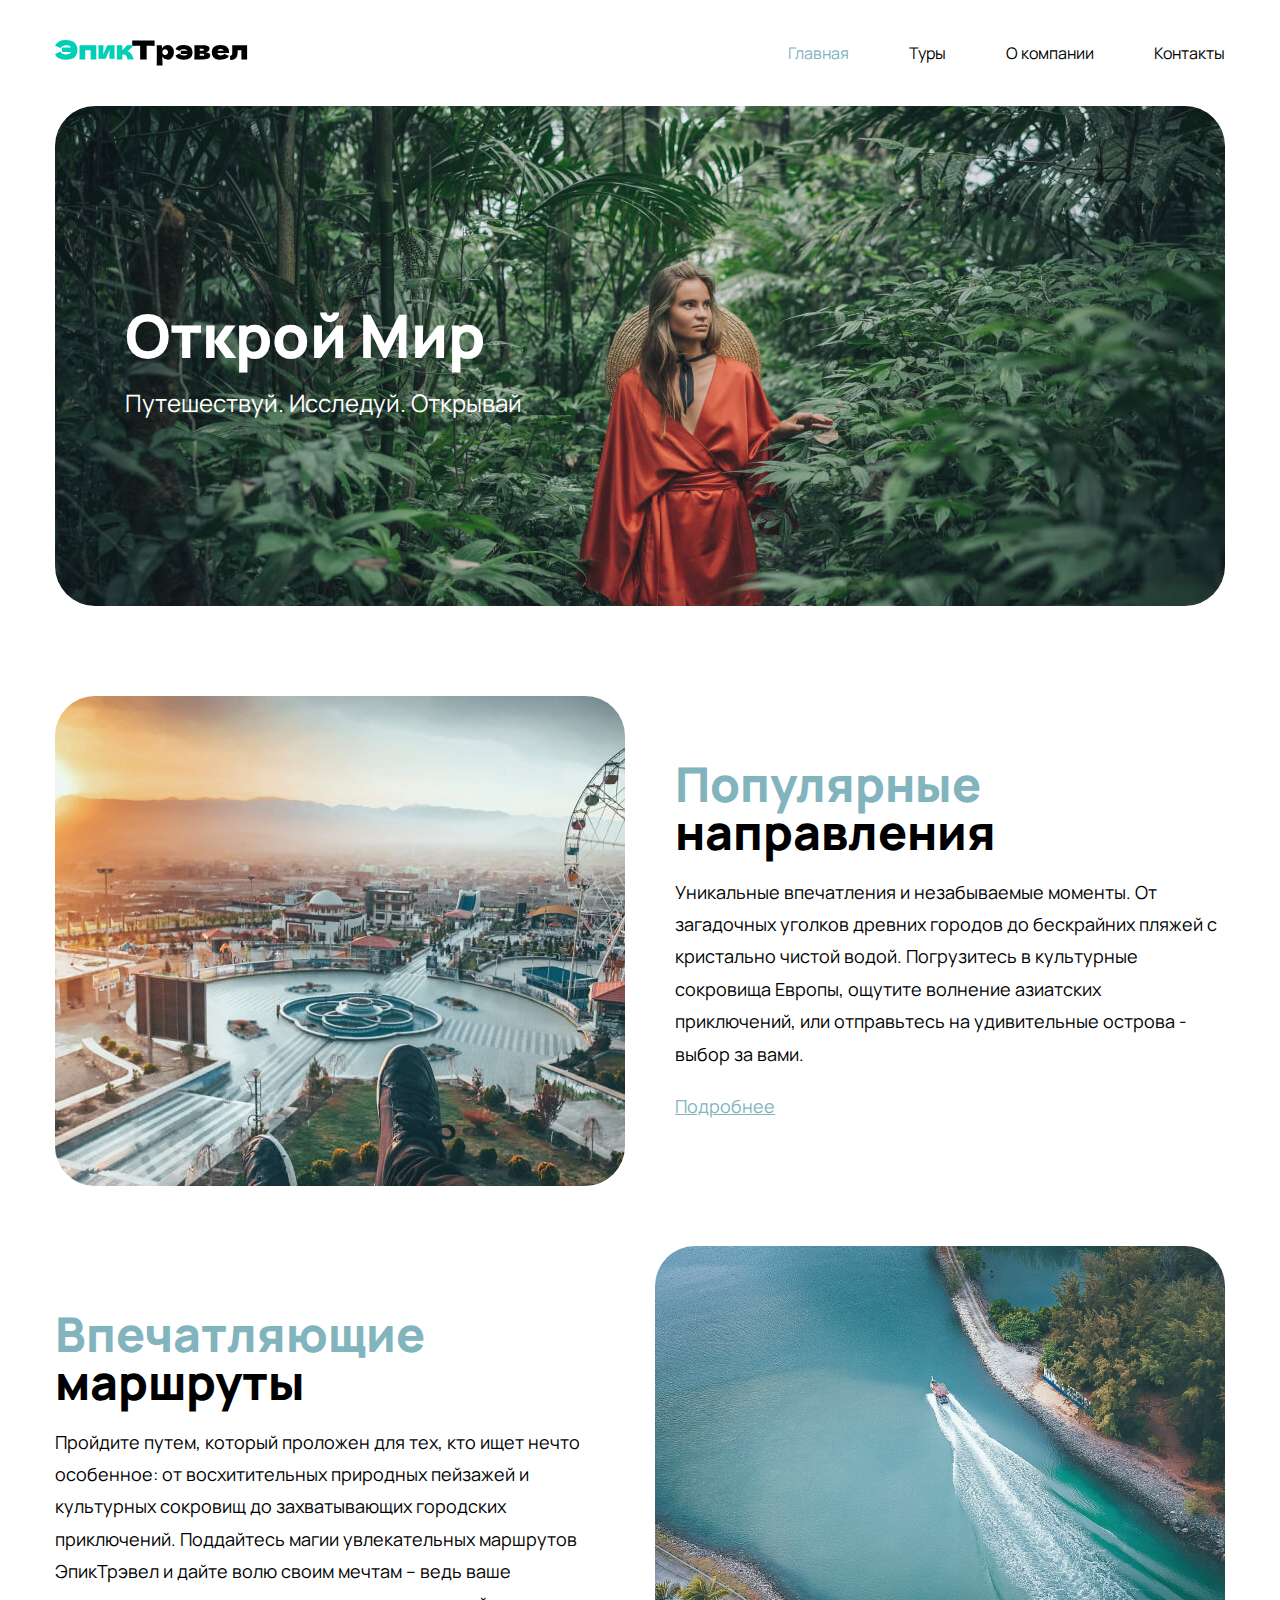
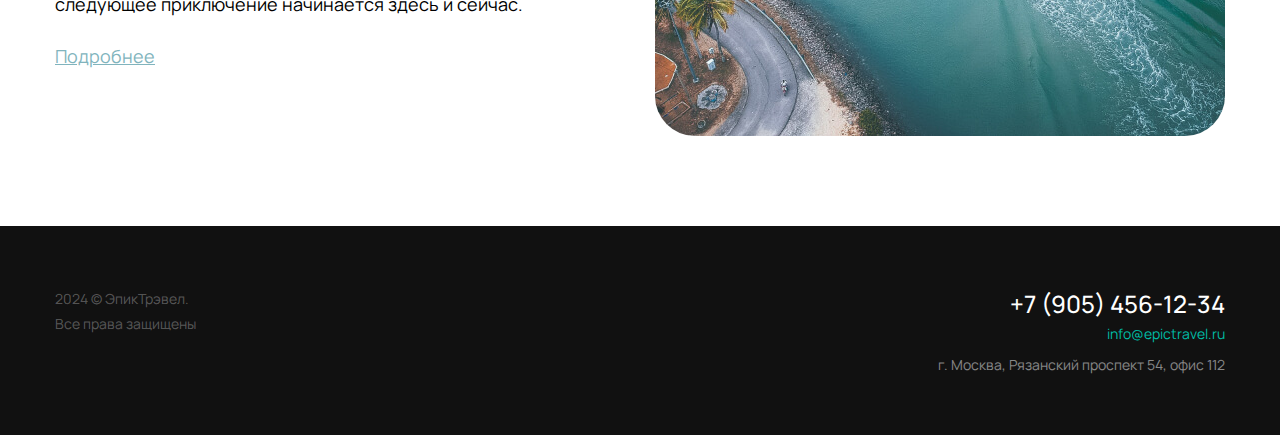
<file: index.html>
<!DOCTYPE html>
<html lang="ru">
<head>
    <meta charset="UTF-8">
    <meta name="viewport" content="width=device-width, initial-scale=1.0">
    <title>ЭпикТрэвел</title>
    <link rel="stylesheet" href="./css/main.css">
    <link rel="stylesheet" href="./css/media-tablet.css">
    <link rel="stylesheet" href="./css/media-mobile.css">
    <link rel="icon" type="image/x-icon" href="./img/favicons/favicon.svg">
    <link rel="apple-touch-icon" sizes="180x180" href="./img/favicons/apple-touch-icon.png">
</head>
<body class="sticky-footer">
    <header class="header" id="header">
        <div class="container">
            <nav class="nav">
                <a href="index.html" class="logo">
                    <img src="./img/logo.svg" alt="">
                </a>
                <ul class="nav-list">
                    <li><a href="index.html" class="active">Главная</a></li>
                    <li><a href="tours.html">Туры</a></li>
                    <li><a href="about.html">О компании</a></li>
                    <li><a href="contacts.html">Контакты</a></li>
                </ul>
                <button class="btn-mobile-nav" id="btn-mobile-nav" type="button">
                    <img src="./img/icons/open-nav-mobile.svg" id="mobile-nav-img" alt="Навигация">
                </button>
            </nav>
        </div>
    </header>

    <section class="mobile-nav" id="mobile-nav">
        <h2 class="visually-hidden">Навигация</h2>
        <ul class="mobile-nav-list">
            <li><a href="index.html">Главная</a></li>
            <li><a href="tours.html">Туры</a></li>
            <li><a href="about.html">О компании</a></li>
            <li><a href="contacts.html">Контакты</a></li>
        </ul>
    </section>

    <main class="main-page">
        <div class="container">
            <section class="promo"> 
                <div class="promo-desc">
                    <h1 class="promo-title">Открой Мир</h1>
                    <p class="promo-text">Путешествуй. Исследуй. Открывай</p>
                </div>
            </section>
            <div class="main-content">
                <section class="content-row">
                    <div class="content-img">
                        <picture>
                            <source srcset="./img/main/img-01-mobile.jpg, ./img/main/img-01-mobile@2x.jpg 2x" media="(max-width: 767px)">
                            <img src="./img/main/img-01.jpg" srcset="./img/main/img-01@2x.jpg 2x" alt="Популярные направления">
                        </picture>
                    </div>    
                    <div class="content-text">
                        <h2 class="section-title"><span>Популярные</span> направления</h2>
                        <p>Уникальные впечатления и незабываемые моменты. От загадочных уголков древних городов до бескрайних пляжей с кристально чистой водой. Погрузитесь в культурные сокровища Европы, ощутите волнение азиатских приключений, или отправьтесь на удивительные острова - выбор за вами.</p>
                        <p><a href="#!">Подробнее</a></p>
                    </div>
                </section>
                <section class="content-row content-row-reverse content-column-on-mobile"> 
                    <div class="content-img">
                        <picture>
                            <source srcset="./img/main/img-02-mobile.jpg, ./img/main/img-02-mobile@2x.jpg 2x" media="(max-width: 767px)">
                            <img src="./img/main/img-02.jpg" srcset="./img/main/img-02@2x.jpg 2x" alt="Впечатляющие маршруты">
                        </picture>
                    </div>   
                    <div class="content-text">
                        <h2 class="section-title"><span>Впечатляющие</span> маршруты</h2>
                        <p>Пройдите путем, который проложен для тех, кто ищет нечто особенное: от восхитительных природных пейзажей и культурных сокровищ до захватывающих городских приключений. Поддайтесь магии увлекательных маршрутов ЭпикТрэвел и дайте волю своим мечтам – ведь ваше следующее приключение начинается здесь и сейчас.</p>
                        <p><a href="#!">Подробнее</a></p>
                    </div>
                   
                </section>
            </div>
        </div>
    </main>
    <footer class="footer">
        <div class="container">
            <div class="footer-row">
                <div class="footer-copyright">
                    <p>2024 © ЭпикТрэвел. <br class="desktop-only">Все права защищены</p>
                </div>
                <address class="footer-contacts">
                    <a href="tel:+79054561234" class="footer-phone">+7 (905) 456-12-34</a><br>
                    <a href="mailto:info@epictravel.ru" class="footer-email">info@epictravel.ru</a><br>
                   <p class="footer-address">г. Москва, Рязанский проспект 54, офис 112</p> 
                </address>
            </div>
        </div>
    </footer>
    <script src="./js/main.js"></script>
</body>
</html>
</file>
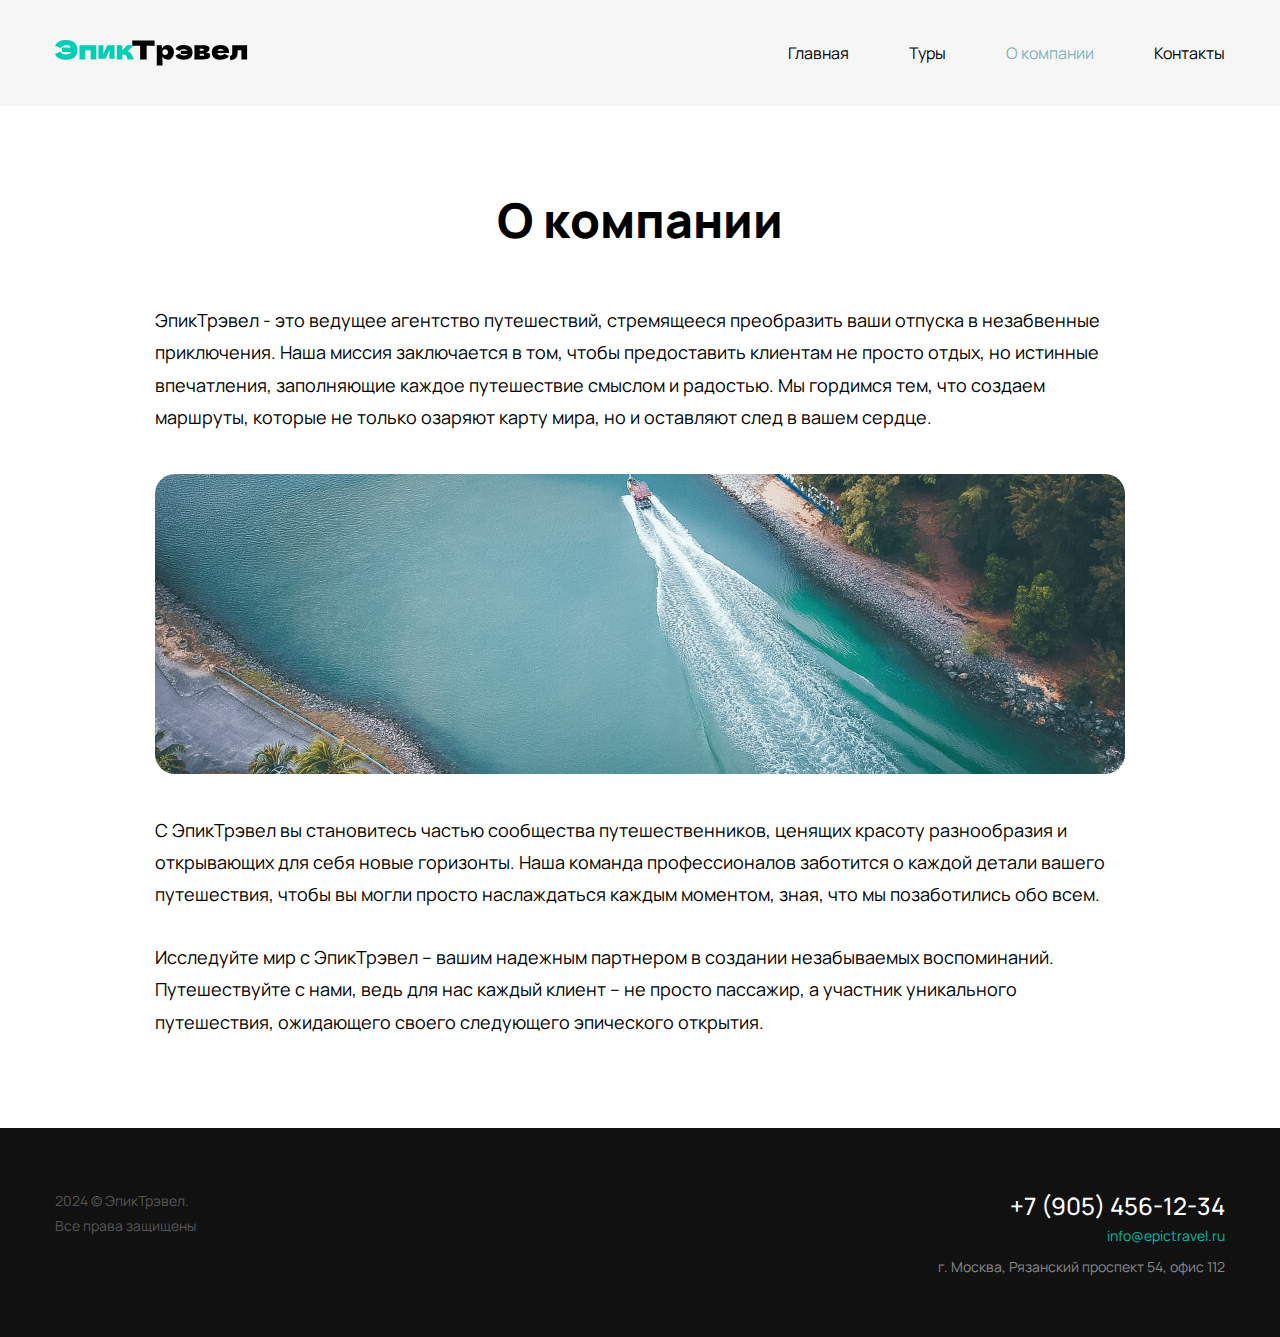
<file: about.html>
<!DOCTYPE html>
<html lang="ru">
<head>
    <meta charset="UTF-8">
    <meta name="viewport" content="width=device-width, initial-scale=1.0">
    <title>О компании</title>
    <link rel="stylesheet" href="./css/main.css">    
    <link rel="stylesheet" href="./css/media-tablet.css">    
    <link rel="stylesheet" href="./css/media-mobile.css">    

    <link rel="icon" type="image/x-icon" href="./img/favicons/favicon.svg">
    <link rel="apple-touch-icon" sizes="180x180" href="./img/favicons/apple-touch-icon.png">
</head>
<body class="sticky-footer">
    <header class="header header-bg" id="header">
        <div class="container">
            <nav class="nav">
                <a href="index.html">
                    <img src="./img/logo.svg" alt="">
                </a>
                <ul class="nav-list">
                    <li><a href="index.html">Главная</a></li>
                    <li><a href="tours.html">Туры</a></li>
                    <li><a href="about.html" class="active">О компании</a></li>
                    <li><a href="contacts.html">Контакты</a></li>
                </ul>
                <button class="btn-mobile-nav" id="btn-mobile-nav" type="button">
                    <img src="./img/icons/open-nav-mobile.svg" id="mobile-nav-img" alt="Навигация">
                </button>
            </nav>
        </div>
    </header>
    <section class="mobile-nav" id="mobile-nav">
        <h2 class="visually-hidden">Навигация</h2>
        <ul class="mobile-nav-list">
            <li><a href="index.html">Главная</a></li>
            <li><a href="tours.html">Туры</a></li>
            <li><a href="about.html">О компании</a></li>
            <li><a href="contacts.html">Контакты</a></li>
        </ul>
    </section>
    <main class="inner-page">
        <div class="container container-small">
            <div class="inner-page-title-wrapper">
                <h1 class="section-title text-center">О компании</h1>
                </div>
                <div class="article-content">
                    <p>ЭпикТрэвел - это ведущее агентство путешествий, стремящееся преобразить ваши отпуска в незабвенные приключения. Наша миссия заключается в том, чтобы предоставить клиентам не просто отдых, но истинные впечатления, заполняющие каждое путешествие смыслом и радостью. Мы гордимся тем, что создаем маршруты, которые не только озаряют карту мира, но и оставляют след в вашем сердце.</p>
                    <div class="article-img">

                        <picture>    
                            <source srcset="./img/about/about-mobile.jpg, ./img/about/about-mobile@2x.jpg 2x" media="(max-width: 767px)">  
                            <source srcset="./img/about/about-tablet.jpg, ./img/about/about-tablet@2x.jpg 2x" media="(max-width: 1199px)">
                            <img src="./img/about/about.jpg" srcset="./img/about/about@2x.jpg 2x" alt="О компании">
                        </picture>
                    </div>
        
                    <p>С ЭпикТрэвел вы становитесь частью сообщества путешественников, ценящих красоту разнообразия и открывающих для себя новые горизонты. Наша команда профессионалов заботится о каждой детали вашего путешествия, чтобы вы могли просто наслаждаться каждым моментом, зная, что мы позаботились обо всем.</p>
                        <p>Исследуйте мир с ЭпикТрэвел – вашим надежным партнером в создании незабываемых воспоминаний. Путешествуйте с нами, ведь для нас каждый клиент – не просто пассажир, а участник уникального путешествия, ожидающего своего следующего эпического открытия.</p>
                    
                </div>
            
            
        </div>
    </main>
    <footer class="footer">
        <div class="container">
            <div class="footer-row">
                <div class="footer-copyright">
                    <p>2024 © ЭпикТрэвел. <br class="desktop-only">Все права защищены</p>
                </div>
                <address class="footer-contacts">
                    <a href="tel:+79054561234" class="footer-phone">+7 (905) 456-12-34</a><br>
                    <a href="mailto:info@epictravel.ru" class="footer-email">info@epictravel.ru</a><br>
                   <p class="footer-address">г. Москва, Рязанский проспект 54, офис 112</p> 
                </address>
            </div>
        </div>
    </footer>
    <script src="./js/main.js"></script>
</body>
</html>
</file>
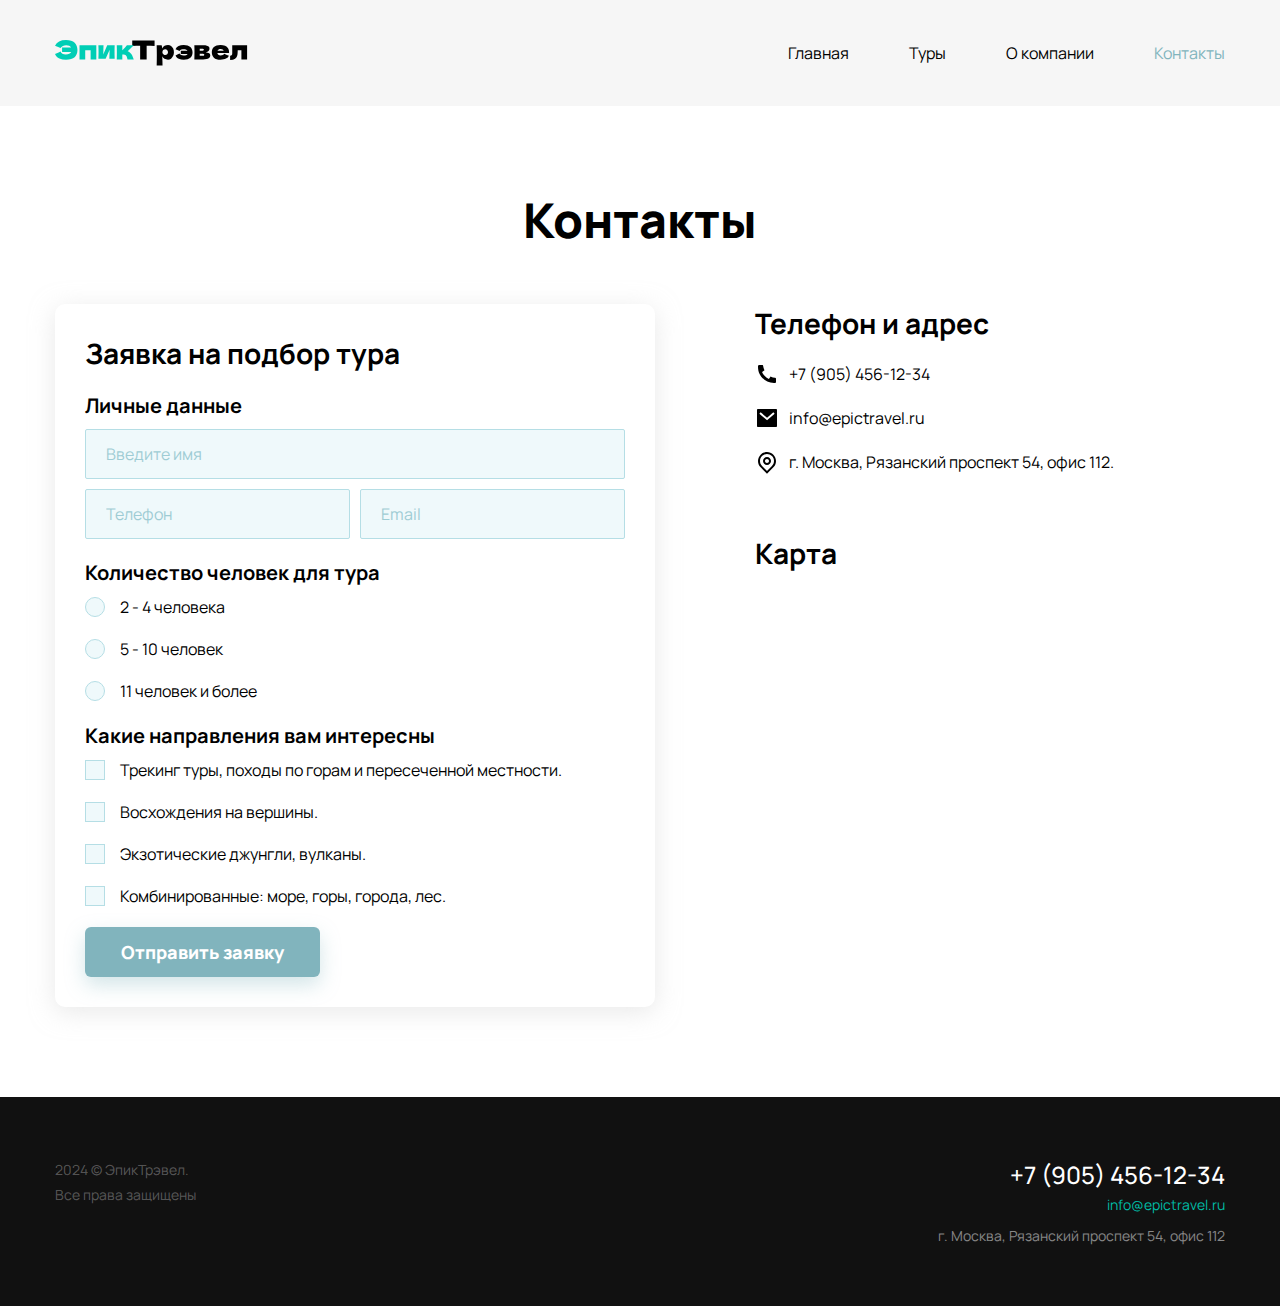
<file: contacts.html>
<!DOCTYPE html>
<html lang="ru">
<head>
    <meta charset="UTF-8">
    <meta name="viewport" content="width=device-width, initial-scale=1.0">
    <title>Контакты</title>
    <link rel="stylesheet" href="./css/main.css">
    <link rel="stylesheet" href="./css/media-tablet.css">
    <link rel="stylesheet" href="./css/media-mobile.css">
    <link rel="icon" type="image/x-icon" href="./img/favicons/favicon.svg">
    <link rel="apple-touch-icon" sizes="180x180" href="./img/favicons/apple-touch-icon.png">
</head>
<body class="sticky-footer">
    <header class="header header-bg" id="header">
        <div class="container">
            <nav class="nav">
                <a href="index.html">
                    <img src="./img/logo.svg" alt="">
                </a>
                <ul class="nav-list">
                    <li><a href="index.html">Главная</a></li>
                    <li><a href="tours.html">Туры</a></li>
                    <li><a href="about.html">О компании</a></li>
                    <li><a href="contacts.html" class="active">Контакты</a></li>
                </ul>
                <button class="btn-mobile-nav" id="btn-mobile-nav" type="button">
                    <img src="./img/icons/open-nav-mobile.svg" id="mobile-nav-img" alt="Навигация">
                </button>
            </nav>
        </div>
    </header>

    <section class="mobile-nav" id="mobile-nav">
        <h2 class="visually-hidden">Навигация</h2>
        <ul class="mobile-nav-list">
            <li><a href="index.html">Главная</a></li>
            <li><a href="tours.html">Туры</a></li>
            <li><a href="about.html">О компании</a></li>
            <li><a href="contacts.html">Контакты</a></li>
        </ul>
    </section>

    <main class="inner-page">
        <div class="container">
            <div class="inner-page-title-wrapper">
                <h1 class="section-title text-center">Контакты</h1>
                </div>
                <div class="contact-columns">
                    <form class="form-wrapper">

                        <h2 class="title-2">Заявка на подбор тура</h2>

                        <section class="form-group">
                            <h3 class="title-3">Личные данные</h3>
                            <div class="inputs-wrapper">
                                <input type="text" class="input" placeholder="Введите имя" name="name">
                                <input type="tel" class="input input-50" placeholder="Телефон" name="phone">
                                <input type="email" class="input input-50" placeholder="Email" name="email">
                            </div>
                        </section>
                        <section class="form-group">
                            <h3 class="title-3">Количество человек для тура</h3>
                            <ul class="radio-list">
                                <li>
                                    <label>
                                        <input type="radio" class="real-radio visually-hidden" name="numbers" value="2-4">
                                        <span class="fake-radio"></span>
                                        2 - 4 человека
                                    </label>
                                </li>
                                <li>     
                                        <label>
                                            <input type="radio" class="real-radio visually-hidden" name="numbers" value="5-10"> 
                                            <span class="fake-radio"></span>
                                            5 - 10 человек
                                        </label>
                                    </li>
                                <li>
                                    <label>
                                        <input type="radio" class="real-radio visually-hidden"  name="numbers" value="11+"> 
                                        <span class="fake-radio"></span>
                                        11 человек и более
                                    </label>
                                </li>
                            </ul>
                        </section>  
                        <section class="form-group">
                            <h3 class="title-3">Какие направления вам интересны</h3>
                            <ul class="checkbox-list">
                                <li>
                                    <label>
                                        <input type="checkbox" class="real-checkbox visually-hidden" name="tracking"> 
                                        <span class="fake-checkbox"></span>
                                        Трекинг туры, походы по горам и пересеченной местности.
                                    </label>
                                </li>
                                <li>     
                                        <label>
                                            <input type="checkbox" class="real-checkbox visually-hidden" name="mounstance"> 
                                            <span class="fake-checkbox"></span>
                                            Восхождения на вершины.
                                        </label>
                                    </li>
                                <li>
                                    <label>
                                        <input type="checkbox" class="real-checkbox visually-hidden" name="exotic"> 
                                        <span class="fake-checkbox"></span>
                                        Экзотические джунгли, вулканы.
                                    </label>
                                </li>
                                <li>
                                    <label>
                                        <input type="checkbox" class="real-checkbox visually-hidden" name="combi"> 
                                        <span class="fake-checkbox"></span>
                                        Комбинированные: море, горы, города, лес.
                                    </label>
                                </li>
                            </ul>
                        </section>  
                        <button class="submit-btn" type="submit">Отправить заявку</button>
                    </form>
                
                    <section class="address-wrapper">
                        <div class="address-item">
                            <h2 class="title-2">Телефон и адрес</h2>
                        <ul class="address-list">
                            <li>  <img src="./img/icons/phone.svg" alt="Телефон"> +7 (905) 456-12-34 </li>
                            <li>  <img src="./img/icons/mail.svg" alt="Email"> info@epictravel.ru </li>
                            <li>  <img src="./img/icons/map.svg" alt="Адрес"> г. Москва, Рязанский проспект 54, офис 112. </li>
                        </ul>
                        </div>
                        <div class="address-list">
                            <h2 class="title-2">Карта</h2>
                            <!-- <img src="./img/contacts/map.jpg" srcset="./img/contacts/map@2x.jpg 2x" alt="Карта"> -->
                            <iframe class="yandex-map" src="https://yandex.ru/map-widget/v1/?um=constructor%3A26fb17b738345278d2d6cdc2ff02a9f98f2435c9a9b81491755d74bc6ce51bd3&amp;source=constructor" style="border:none"></iframe>
                        </div>
                        
                    </section>
                </div>
        </div>
    </main>
    <footer class="footer">
        <div class="container">
            <div class="footer-row">
                <div class="footer-copyright">
                    <p>2024 © ЭпикТрэвел. <br class="desktop-only">Все права защищены</p>
                </div>
                <address class="footer-contacts">
                    <a href="tel:+79054561234" class="footer-phone">+7 (905) 456-12-34</a><br>
                    <a href="mailto:info@epictravel.ru" class="footer-email">info@epictravel.ru</a><br>
                   <p class="footer-address">г. Москва, Рязанский проспект 54, офис 112</p> 
                </address>
            </div>
        </div>
    </footer>
    <script src="./js/main.js"></script>
</body>
</html>
</file>
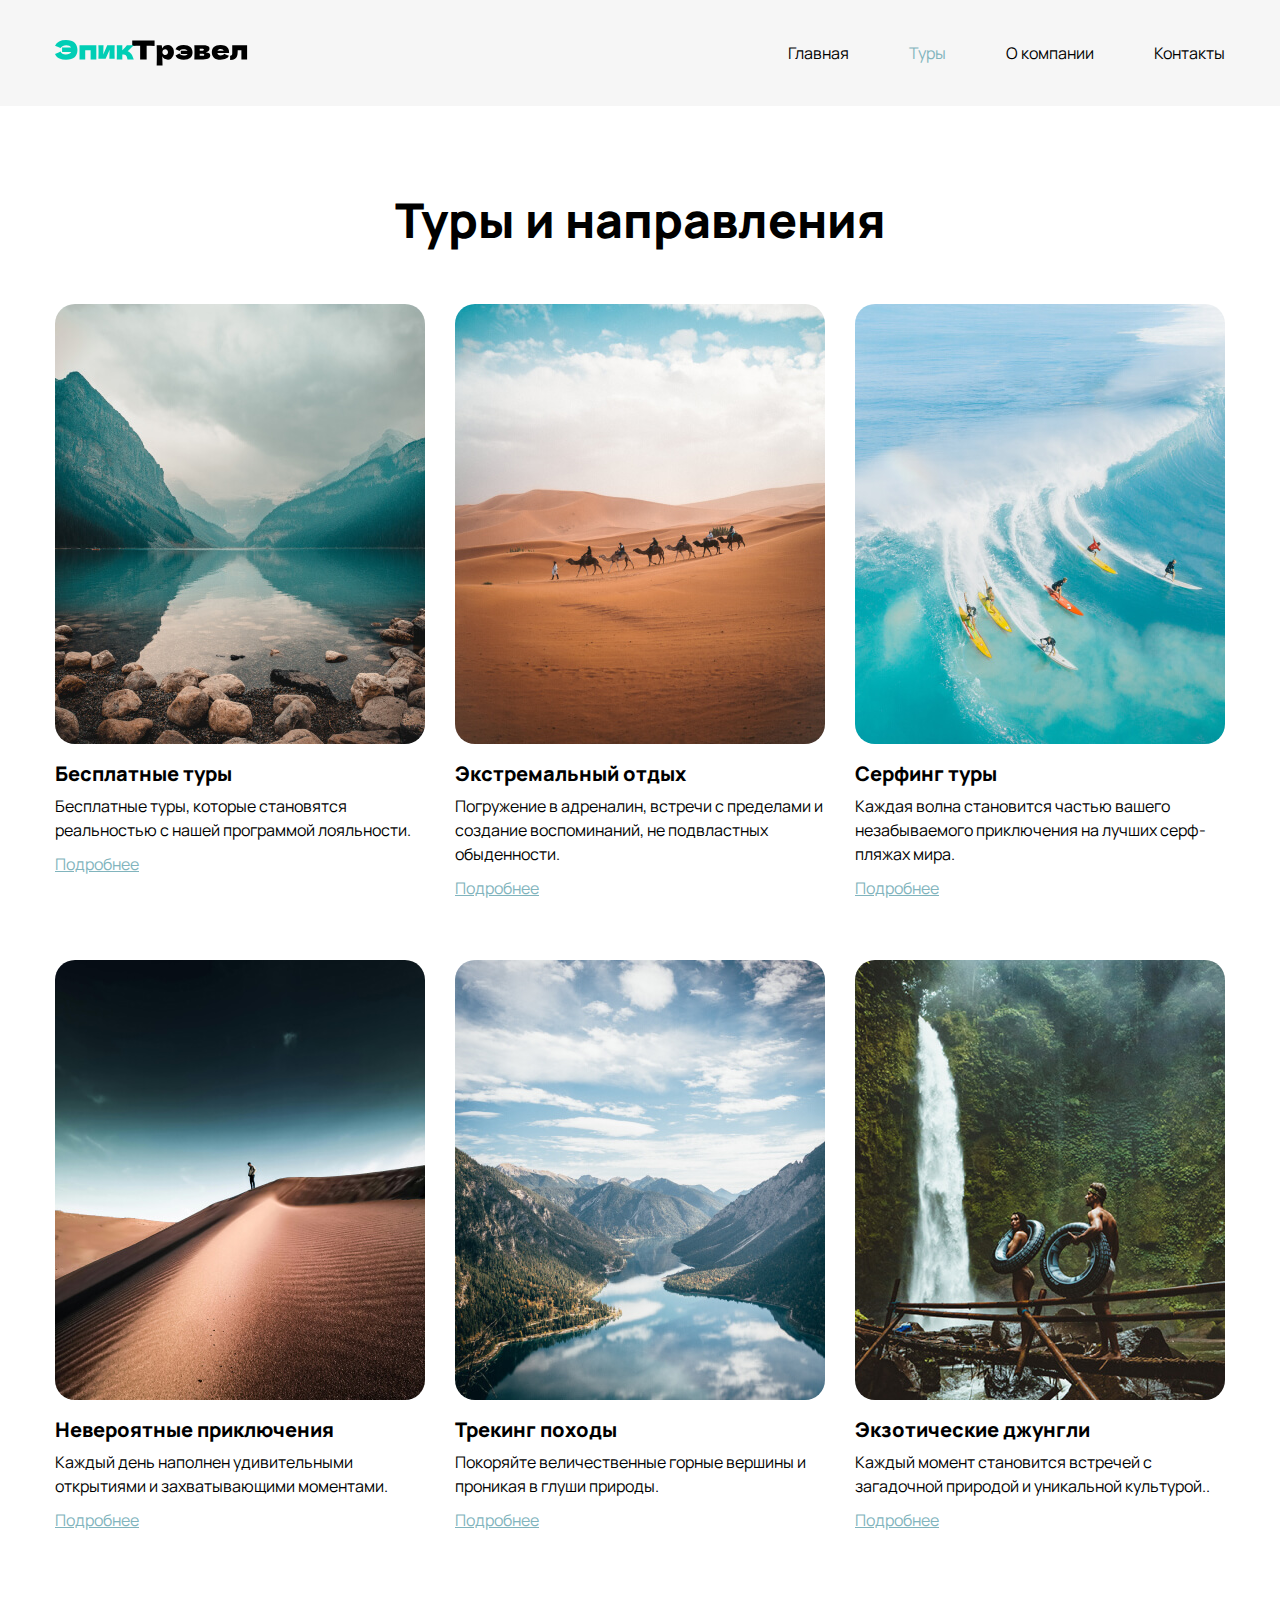
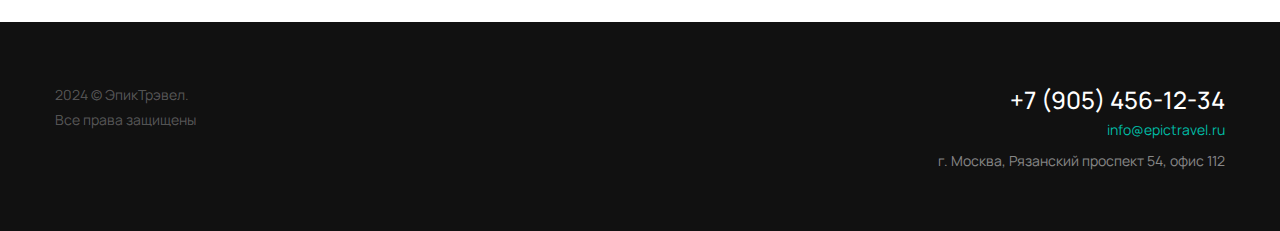
<file: tours.html>
<!DOCTYPE html>
<html lang="ru">
<head>
    <meta charset="UTF-8">
    <meta name="viewport" content="width=device-width, initial-scale=1.0">
    <title>Туры - ЭпикТрэвел</title>
    <link rel="stylesheet" href="./css/main.css">
    <link rel="stylesheet" href="./css/media-tablet.css">    
    <link rel="stylesheet" href="./css/media-mobile.css">    

    <link rel="icon" type="image/x-icon" href="./img/favicons/favicon.svg">
    <link rel="apple-touch-icon" sizes="180x180" href="./img/favicons/apple-touch-icon.png">
</head>
<body class="sticky-footer">
    <header class="header header-bg" id="header">
        <div class="container">
            <nav class="nav">
                <a href="index.html">
                    <img src="./img/logo.svg" alt="">
                </a>
                <ul class="nav-list">
                    <li><a href="index.html">Главная</a></li>
                    <li><a href="tours.html" class="active">Туры</a></li>
                    <li><a href="about.html">О компании</a></li>
                    <li><a href="contacts.html">Контакты</a></li>
                </ul>
                <button class="btn-mobile-nav" id="btn-mobile-nav" type="button">
                    <img src="./img/icons/open-nav-mobile.svg" id="mobile-nav-img" alt="Навигация">
                </button>
            </nav>
        </div>
    </header>
    <section class="mobile-nav" id="mobile-nav">
        <h2 class="visually-hidden">Навигация</h2>
        <ul class="mobile-nav-list">
            <li><a href="index.html">Главная</a></li>
            <li><a href="tours.html">Туры</a></li>
            <li><a href="about.html">О компании</a></li>
            <li><a href="contacts.html">Контакты</a></li>
        </ul>
    </section>
    <main class="inner-page">
        <div class="container">
            <div class="inner-page-title-wrapper">
                <h1 class="section-title text-center">Туры и направления</h1>
            </div>
            
            <div class="cards-wrapper">
                <article class="card">
                    <a href="#!" class="card-img">
                        <img src="./img/cards/01.jpg" srcset="./img/cards/01@2x.jpg 2x" alt="Бесплатные туры">
                    </a>
                    <div class="card-desc">
                        <h3 class="card-title">Бесплатные туры</h3>
                        <p>Бесплатные туры, которые становятся реальностью с нашей программой лояльности.</p>
                        <p><a href="#!">Подробнее</a></p>
                    </div>
                </article>
                <article class="card">
                    <a href="#!" class="card-img">
                        <img src="./img/cards/02.jpg" srcset="./img/cards/02@2x.jpg 2x" alt="Экстремальный отдых">
                    </a>
                    <div class="card-desc">
                        <h3 class="card-title">Экстремальный отдых</h3>
                        <p>Погружение в адреналин, встречи с пределами и создание воспоминаний, не подвластных обыденности.</p>
                        <p><a href="#!">Подробнее</a></p>
                    </div>
                </article>
                <article class="card">
                    <a href="#!" class="card-img">
                        <img src="./img/cards/03.jpg" srcset="./img/cards/03@2x.jpg 2x" alt="Серфинг туры">
                    </a>
                    <div class="card-desc">
                        <h3 class="card-title">Серфинг туры</h3>
                        <p>Каждая волна становится частью вашего незабываемого приключения на лучших серф-пляжах мира.</p>
                        <p><a href="#!">Подробнее</a></p>
                    </div>
                </article>
                <article class="card">
                    <a href="#!" class="card-img">
                        <img src="./img/cards/04.jpg" srcset="./img/cards/04@2x.jpg 2x" alt="Невероятные приключения">
                    </a>
                    <div class="card-desc">
                        <h3 class="card-title">Невероятные приключения</h3>
                        <p>Каждый день наполнен удивительными открытиями и захватывающими моментами.</p>
                        <p><a href="#!">Подробнее</a></p>
                    </div>
                </article>
                <article class="card">
                    <a href="#!" class="card-img">
                        <img src="./img/cards/05.jpg" srcset="./img/cards/05@2x.jpg 2x" alt="Трекинг походы">
                    </a>
                    <div class="card-desc">
                        <h3 class="card-title">Трекинг походы</h3>
                        <p>Покоряйте величественные горные вершины и проникая в глуши природы.</p>
                        <p><a href="#!">Подробнее</a></p>
                    </div>
                </article>
                <article class="card">
                    <a href="#!" class="card-img">
                        <img src="./img/cards/06.jpg" srcset="./img/cards/06@2x.jpg 2x" alt="Экзотические джунгли">
                    </a>
                    <div class="card-desc">
                        <h3 class="card-title">Экзотические джунгли</h3>
                        <p>Каждый момент становится встречей с загадочной природой и уникальной культурой..</p>
                        <p><a href="#!">Подробнее</a></p>
                    </div>
                </article>
                
            </div>
        </div>
    </main>
    <footer class="footer">
        <div class="container">
            <div class="footer-row">
                <div class="footer-copyright">
                    <p>2024 © ЭпикТрэвел. <br class="desktop-only">Все права защищены</p>
                </div>
                <address class="footer-contacts">
                    <a href="tel:+79054561234" class="footer-phone">+7 (905) 456-12-34</a><br>
                    <a href="mailto:info@epictravel.ru" class="footer-email">info@epictravel.ru</a><br>
                   <p class="footer-address">г. Москва, Рязанский проспект 54, офис 112</p> 
                </address>
            </div>
        </div>
    </footer>
    <script src="./js/main.js"></script>
</body>
</html>
</file>
<file: css/media-tablet.css>
/* Tablet */

@media (max-width: 1199px) {
    .desktop-only {
        display: none !important;
    }
    .container {
        width: 768px;
    }

    .container.container-small{
        width: 768px;
    }

    .nav-list {
        gap: 30px;
    }

    .promo {
        padding-left: 20px;
        height: 350px;        
        border-radius: 20px;
    }

    .promo-title {
        margin-bottom: 0;
        font-size: 40px;
        font-weight: 800;
    }

    .promo-text {
        font-size: 18px;
    }

    .main-content {
        padding: 60px 0;
    }

    .content-row {
        align-items: flex-start;
        column-gap: 30px;
    }

    .content-img {
        /* width: 354px; */
        /* flex-shrink: 0; */
        border-radius: 20px;
    }

    .content-img, .content-text {
       flex: 1;
        
    }

    .section-title {
        font-size: 38px;
    }

    .content-text {
        row-gap: 10px;
    }

    .content-text p {
        font-size: 14px;
        
    }

    .footer {
        padding: 40px 0;
    }

    .footer-row {
        display: flex;
        justify-content: flex-start;
        flex-direction: column-reverse;
        align-items: flex-start;
    }

    .footer-contacts {
        text-align: left;
    }

    /* Inner page */

    .inner-page {
        padding: 60px 0;
    }

    .inner-page-title-wrapper {
        margin-bottom: 40px;
    }

    .cards-wrapper {
        row-gap: 40px;
    }

    .card {
        width: 354px;
    }

     /* Article */

    .article-content  p {
        font-size: 16px;
    }

    /* Contacts */

    .contact-columns {
        flex-direction: column-reverse;
        justify-content: flex-start;
        gap:40px;
    }

    .address-wrapper {
        width: 100%;
        gap: 40px;
    }

    .form-wrapper {
        width: 100%;
    }
}
</file>
<file: css/media-mobile.css>
/* Mobile */

@media (max-width: 767px) {
    .desktop-only {
        display: none !important;
    }

    .btn-mobile-nav {
        display: block;
    }

    .container {
        width: 320px;
    }

    .container.container-small{
        width: 320px;
    }

    .nav-list {
        display: none;
    }

    .promo {
        align-items: flex-start;
        justify-content: center;
        padding-top: 40px;
        padding-left: 0;
        text-align: center;
        
    }

    .promo-title {
        font-size: 34px;
    }

    .promo-text {
        font-size: 14px;
    }

    .main-content {
        padding: 40px 0;
        gap: 40px;
    }

    .content-row {
        flex-direction: column;
        row-gap: 20px;
    }

    .content-img {
        flex-basis: 120px;
    }

    .section-title {
        font-size: 28px;
    }

    .content-column-on-mobile {
        flex-direction: column !important;
    }

     /* Inner page */

     .inner-page {
        padding: 40px 0;
    }


    .cards-wrapper {
        row-gap: 20px;
    }

    .card {
        width: 290px;
    }

    .card-desc p {
        font-size: 14px;
    }

    .card-desc a {
        font-size: 14px;
    }

    /* Article */
    
    .article-content  p {
        font-size: 14px;
    }

    .article-content p + p {
        margin-top: 14px;
    }

    .article-img {
        margin: 20px 0;
    }

    /* Contacts */

    .address-wrapper {
        gap: 20px;
    }

    .form-wrapper {
        padding: 20px;
    }


    .inputs-wrapper {
        flex-direction: column;
    }

    .title-2 {
        font-size: 22px;
    }

    .title-3 {
        font-size: 18px;
    }

    .form-wrapper {
        padding: 20px 15px;
        font-size: 14px;
    }

    .address-list li {
        font-size: 14px;
    }

}
</file>
<file: css/main.css>
@import "./reset.css"; /* Подключение файла reset.css */
@import url('https://fonts.googleapis.com/css2?family=Manrope:wght@400..800&display=swap');

body {
    font-family: "Manrope", sans-serif;
}

.sticky-footer {
    min-height: 100vh;
    display: flex;
    flex-direction: column;
}
.container {
    width: 1200px;
    padding: 0 15px;
    margin: 0 auto;
}

.section-title {
    font-size: 48px;
    font-weight: 800;
    line-height: 1;
}

.section-title span {
    color:#81B4BD;
}

.container.container-small {
    width: 1000px;
}

.visually-hidden { /* Скрывает элементы но оставляет их рабочими */
    clip: rect(0 0 0 0); /* Clip является устаревшим и используется для старых браузеров, валидатор выдаёт предупреждение */
    clip-path: inset(50%);
    height: 1px;
    overflow: hidden;
    position: absolute;
    white-space: nowrap;
    width: 1px;
  }

  .no-scroll {
    overflow-y: hidden;
  }

.none {
    display: none !important;
}

.btn-mobile-nav {
    display: none;
}

/* Mobile nav */

.mobile-nav {
    /* display: flex; */
    display: none;
    justify-content: center;
    position: fixed;
    background-color: #F6F6F6;
    width: 100%;
    height: 100vh;
    left: 0;
    top: 0;
    align-items: center;
    z-index: 9;
}
.mobile-nav-list {
    display: flex;
    flex-direction: column;
    align-items: center;
    gap: 30px;
}

.mobile-nav-list a {
    color: #000;
}

.mobile-nav.open {
    display: flex;
}

/* Header */
.header {
    padding: 40px 0;
    z-index: 19;
}

.header-bg {
    background-color: #F6F6F6;
}

.header-white-bg {
    background-color: #fff !important;
}


.logo {
    flex-shrink: 0;
}

.nav {
    display: flex;
    justify-content: space-between;
    align-items: center;
    gap: 30px;
}

.nav-list {
    display: flex;
    align-items: center;
    gap: 60px;
}

.nav-list a {
    color: #000;
    transition: color 0.2s ease-in;
}

.nav-list a.active {
    color: #81B4BD;
}

.nav-list a:hover {
    color: #00CEB5;
}





/* Promo */

.promo {
    display: flex;
    align-items: center;
    padding-left: 70px;

    height: 500px;
    background-color: #394D42;
    color: #fff;
    background-image:url('./../img/promo/promo-bg.jpg');
    background-position: center;
    border-radius: 40px;
    background-size: cover;
}

@media (-webkit-device-pixel-ratio: 2), (min-resolution: 192dpi) {
    .promo {
        background-image: url('./../img/promo/promo-bg@2x.jpg');
    }
}


.promo-title {
    margin-bottom: 10px;
    font-size: 60px;
    font-weight: 800;
}
.promo-text {
    font-size: 24px;
}

/* Main Content */

.main-content {
    display: flex;
    flex-direction: column;
    gap: 60px;
    padding: 90px 0;
}
.content-row {
    display: flex;
    align-items: center;
    column-gap: 50px;
}

.content-row.content-row-reverse {
    flex-direction: row-reverse;
}
.content-img {
    flex-shrink: 0;
    border-radius: 40px;
    overflow: hidden; /*Скрывает элементы которые выходят за его пределы, благодаря чему применяется свойство border-radius*/
}

.content-text {
    display: flex;
    flex-direction: column;
    row-gap: 20px; /*Можно прописать просто gap: 20px;*/
    
}

.content-text p {
    font-size: 18px;
    line-height: 1.8;
}

.content-text a {
    color: #81B4BD;
    text-decoration: underline;
}

.content-text a:hover {
    color:#00CEB5;
}



/* Tours */



.text-center {
    text-align: center;
}



/* Cards */

.cards-wrapper {
    display: flex;
    flex-wrap: wrap;
    gap: 60px 30px;
}
.card {
    width: 370px;
}

.card-img {
    display: block;
    border-radius: 20px;
    overflow: hidden;
    margin-bottom: 20px;
}
.card-desc {      /* Чтобы не прописывать margin-bottom 10px под каждым стилем, проще сделать через flex */
    display: flex;
    flex-direction: column;
    gap: 10px;
}
.card-title {
    font-size: 20px;
    font-weight: 800;
    line-height: 1;
}

.card-desc p {
    font-size: 16px;
    line-height: 1.5;
}

.card-desc a {
    color: #81B4BD;
    text-decoration: underline;
}

.card-desc a:hover {
    color:#00CEB5;
}

/* About */


.inner-page {
    padding: 90px 0;
}

.inner-page-title-wrapper {
    margin-bottom: 60px;
}


.article-img {
    border-radius: 20px;
    overflow: hidden;
    margin: 40px 0;
}


.article-content  p {
    font-size: 18px;
    line-height: 1.8;
}

.article-content p + p {
    margin-top: 30px;
}

/* Contacts page */

.contact-columns {
    display: flex;
    justify-content: space-between;
    gap: 100px;
}

/* Form */

.form-wrapper {
    display: flex;
    flex-direction: column;
    gap: 20px;

    width: 600px;
    padding: 30px;
    border-radius: 10px;
    box-shadow: 0 5px 25px 0 rgba(211, 211, 211, 0.5);
    background: #fff;
}

.title-2 {
    font-weight: 700;
    font-size: 28px;
}

.form-group {
    display: flex;
    flex-direction: column;
    gap: 10px;

}

.title-3 {
    font-weight: 700;
    font-size: 20px;
}

.inputs-wrapper {
    display: flex;
    flex-wrap: wrap;
    gap: 10px;
}

.input {
    width: 100%;
    padding: 14px 20px;
    border: 1px solid #b5dee5;
    background: #eff9fb;
    border-radius: 2px;
    height: 50px;
    color: #36727D;
}

.input.input-50 {
    flex: 1;
}

.input::placeholder {
    color: #9ECCD4;
    font-size: 16px;
}

.radio-list, .checkbox-list {
    display: flex;
    flex-direction: column;
    gap: 20px;
}

.radio-list label,
.checkbox-list label {
    display: flex;
    align-items: center;
    gap: 15px;
}

.radio-list label input,
.checkbox-list label input {
    flex-shrink: 0;
}

.submit-btn {
    /* display: inline-block; */
    align-self: flex-start;
    padding:12px 36px 13px;
    height: 50px;
    box-shadow: 0 8px 20px 0 rgba(129, 180, 189, 0.35);
    background: #81b4bd;
    border-radius: 6px;
    font-weight: 800;
    font-size: 18px;
    color:#fff;
    transition: all 0.2s ease-in;
}

.submit-btn:hover {
    opacity: 0.8;
}

.submit-btn:active {
    opacity: 1;
    background: #1c889b;
}

/* Fake radio */

.fake-radio {
    position: relative;
    width: 20px;
    height: 20px;
    flex-shrink: 0;
    border-radius: 20px;
    border: 1px solid #b5dee5;
    background: #eff9fb;
    
}

.fake-radio::after {
    content: "";
    position: absolute;
    width: 12px;
    height: 12px;
    background: #37b6cc;
    border-radius: 12px;
    left: 50%;
    top: 50%;
    transition: all 0.2s ease-in;
    transform: translate(-50%, -50%) scale(0); /*В валидаторе когда выдаёт ошибку, знак % убираем*/
}


.real-radio:checked + .fake-radio::after {
    transform: translate(-50%, -50%) scale(1); /* Вместо 100% пишем 1, иначе валидатор выдаст ошибку */
    
}

/* Custom checkboxes */

.fake-checkbox {
    position: relative;
    width: 20px;
    height: 20px;
    flex-shrink: 0;
    border: 1px solid #b5dee5;
    background: #eff9fb;
}

.fake-checkbox::after {
    position: absolute;
    content: "";
    left: 50%;
    top: 50%;
    transition: all 0.2s ease-in;
    transform: translate(-50%, -50%) scale(0);
    width: 16px;
    height: 13px;
    /* background-image: url('./../img/icons/tick.svg'); */
    background-image: url("data:image/svg+xml,%3Csvg width='16' height='13' viewBox='0 0 16 13' fill='none' xmlns='http://www.w3.org/2000/svg'%3E%3Cpath d='M1.06055 5.93933L7.06055 11.9393M4.93923 11.9393L14.9392 1.93933' stroke='%2337B6CC' stroke-width='3'/%3E%3C/svg%3E%0A");
    background-repeat: no-repeat;
    background-position: center;
}

.real-checkbox:checked + .fake-checkbox::after {
    transform: translate(-50%, -50%) scale(100);
}

/* Address */

.address-wrapper {
    display: flex;
    flex-direction: column;
    gap: 60px;
    width: 470px;
}

.address-item {
    display: flex;
    flex-direction: column;
    gap: 20px;
}

.address-list {
    display: flex;
    flex-direction: column;
    gap: 20px;
}

.address-list li {
    display: flex;
    align-items: center;
    gap: 10px;
}

.yandex-map {
    width: 100%;
    height: 345px;
}

/* Footer */

.footer {
    margin-top: auto;
    background-color: #111111;
    padding: 60px 0;
    color: #fff;
}

.footer-row {
    display: flex;
    justify-content: space-between;
    gap: 30px;
}
.footer-copyright {
    font-size: 14px;
    color: rgba(255, 255, 255, 0.3);
    line-height: 1.8;
}
.footer-contacts {
    text-align: right;
}

.footer-phone {
    font-size: 24px;
    font-weight: 500;
    line-height: 1.5;
    color: #fff;
}
.footer-email {
    display: inline-block;
    margin-bottom: 10px;
    color: #00BDA6;
    line-height: 1.5;
    font-size: 14px;
}
.footer-address {
    font-size: 14px;
    line-height: 1.5;
    color: rgba(255, 255, 255, 0.5);
}
</file>
